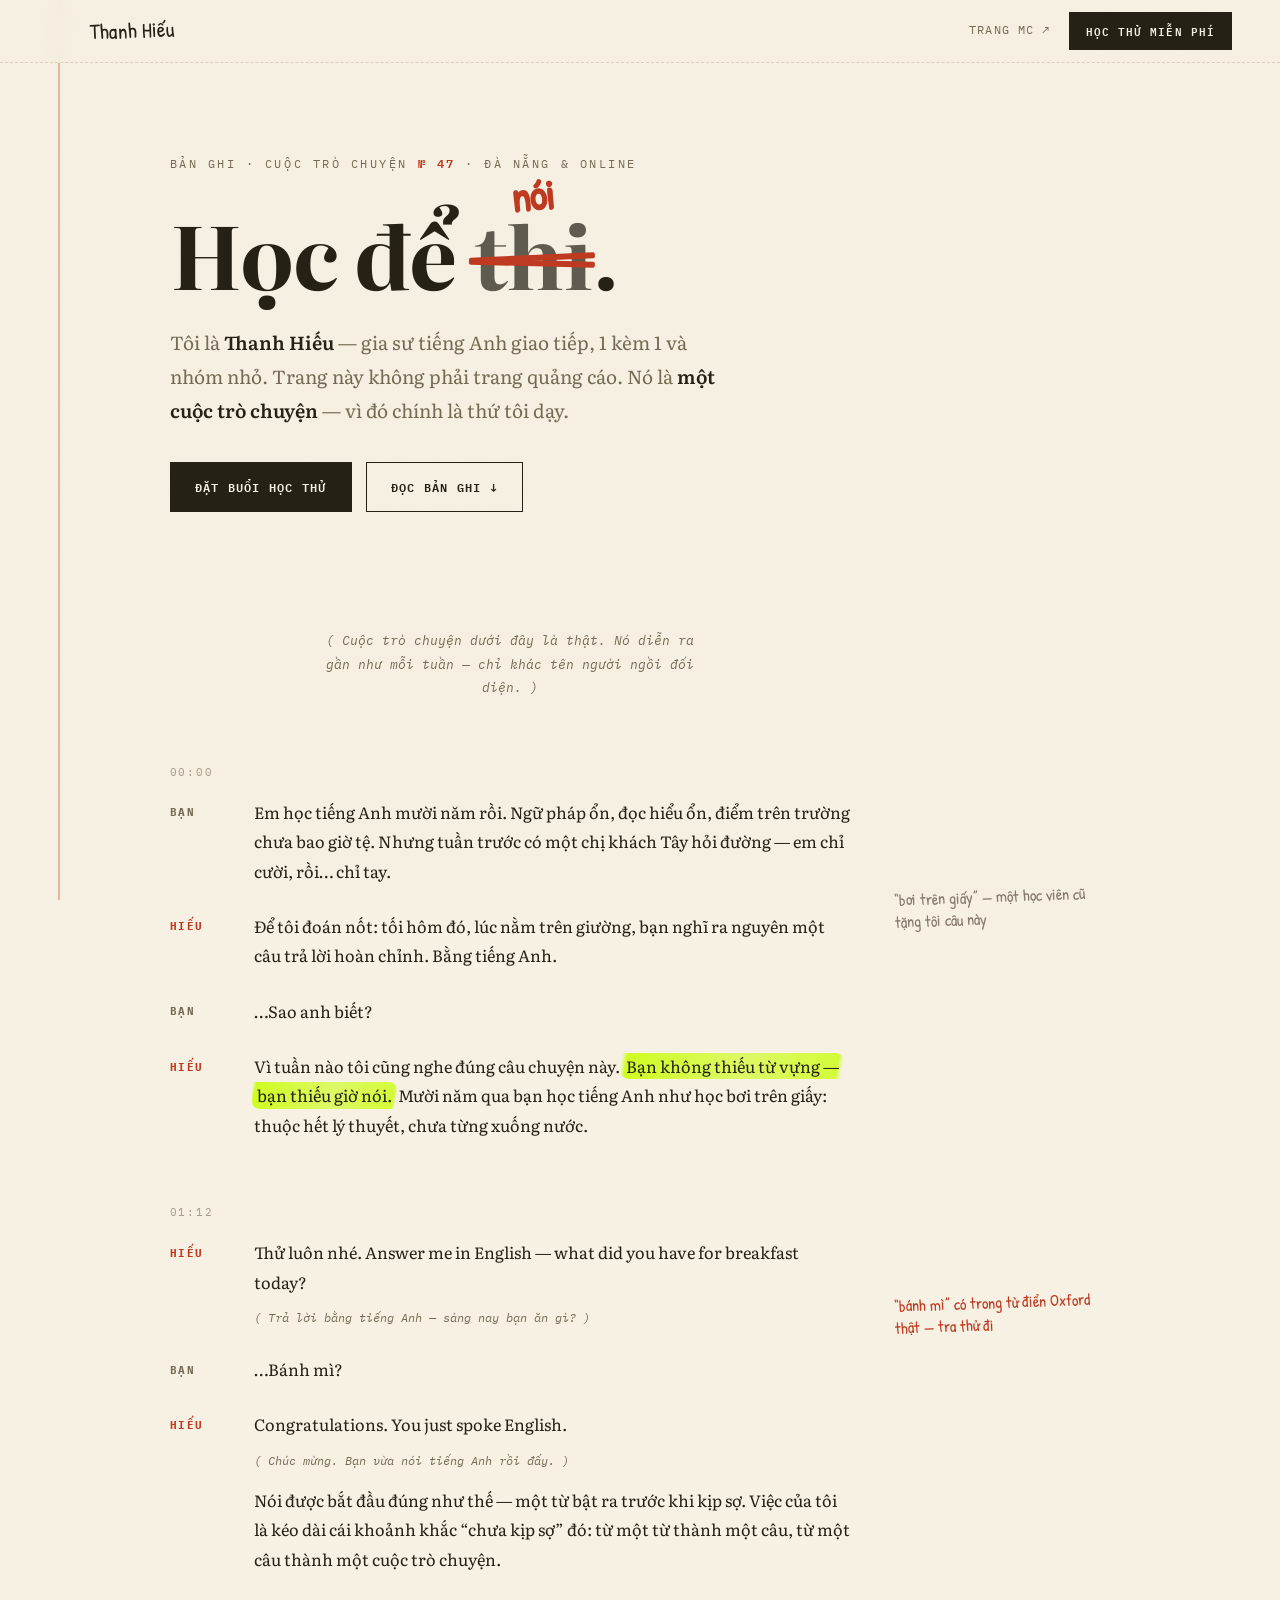
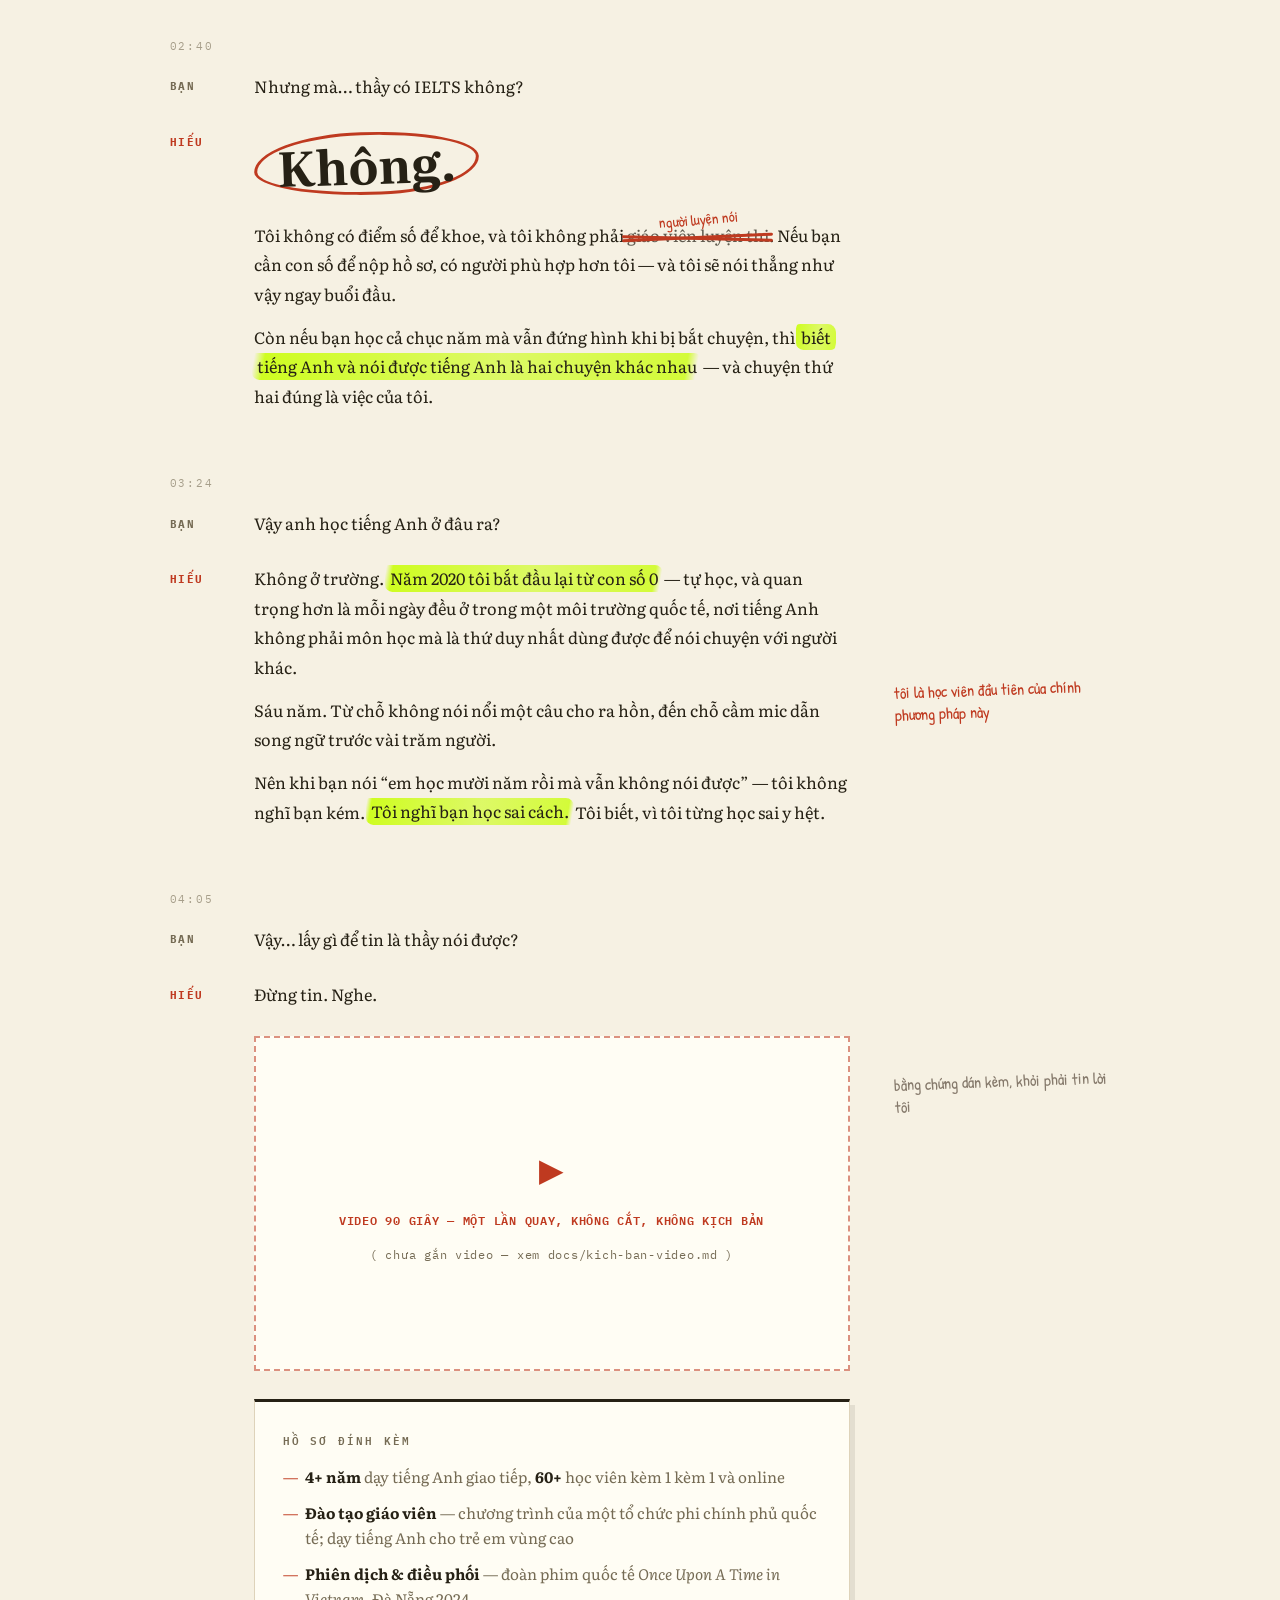
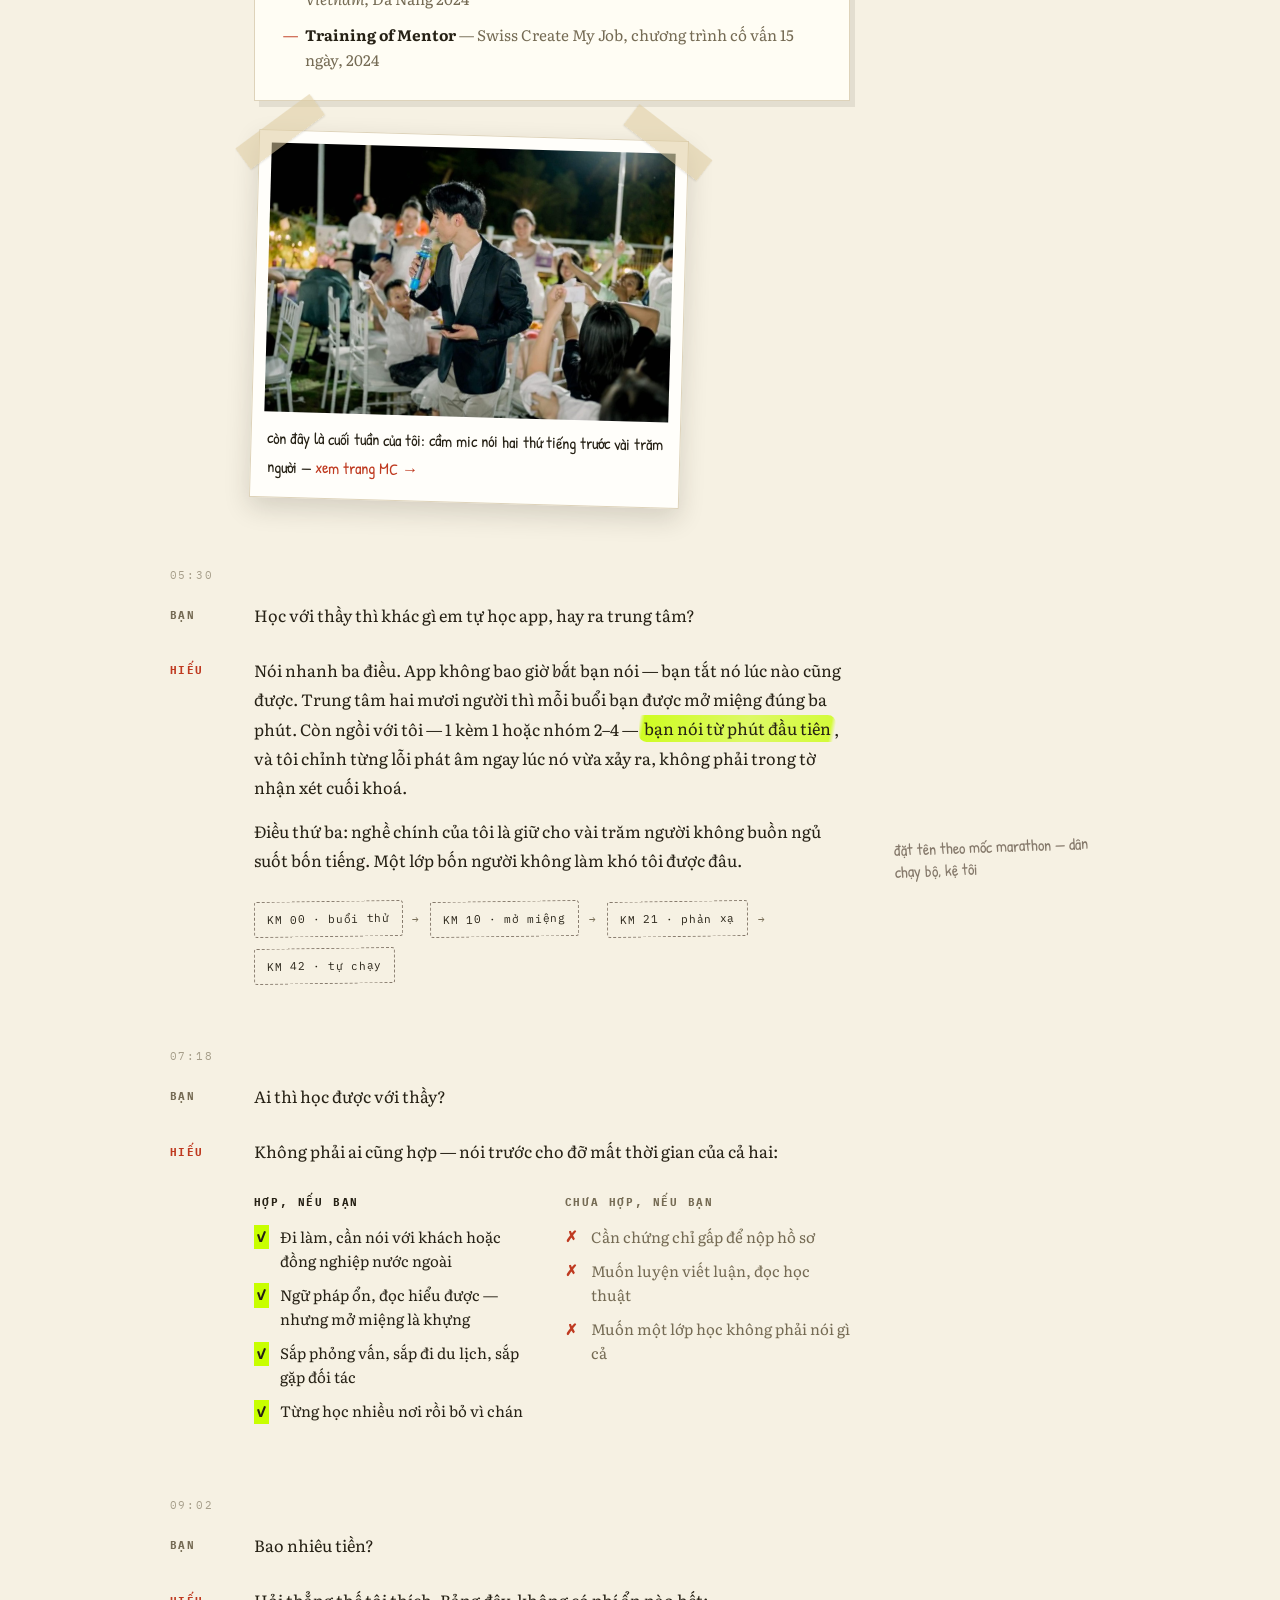
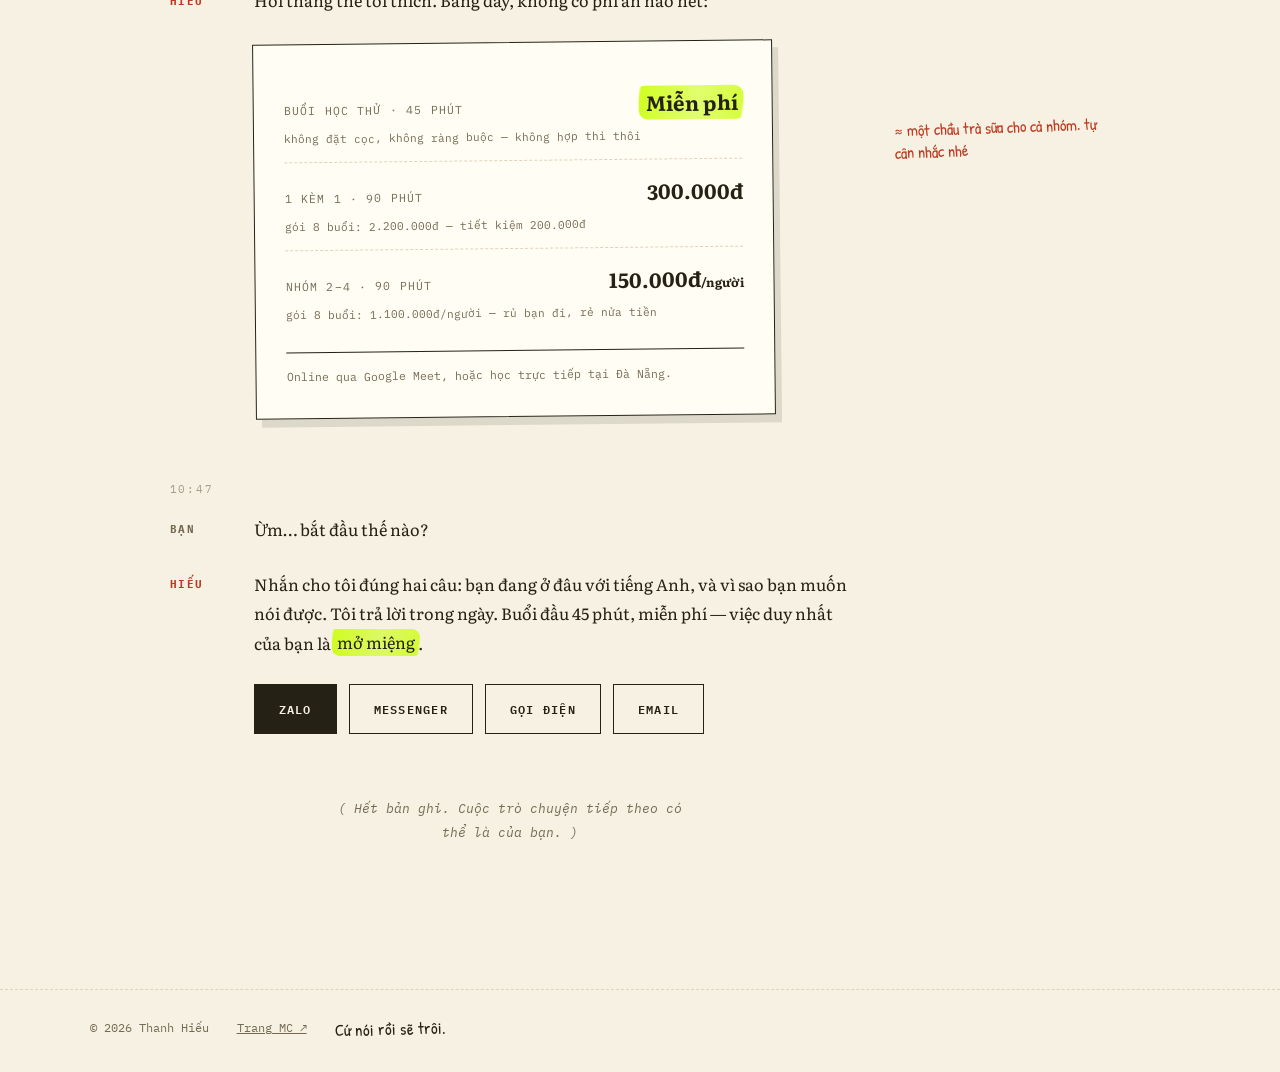
<file: index.html>
<!DOCTYPE html>
<html lang="vi">
<head>
  <meta charset="UTF-8">
  <meta name="viewport" content="width=device-width, initial-scale=1.0">
  <meta name="theme-color" content="#F6F1E3">
  <title>Gia sư tiếng Anh giao tiếp 1 kèm 1 tại Đà Nẵng — Thanh Hiếu</title>
  <meta name="description" content="Gia sư tiếng Anh giao tiếp 1 kèm 1 và nhóm nhỏ tại Đà Nẵng và online. Không luyện thi — tập trung vào nói, phát âm và phản xạ. Buổi học thử 45 phút miễn phí.">
  <meta property="og:title" content="Gia sư tiếng Anh giao tiếp tại Đà Nẵng — Thanh Hiếu">
  <meta property="og:description" content="Tôi không dạy bạn thi — tôi dạy bạn mở miệng. Buổi học thử miễn phí.">
  <!-- ảnh card khi share Zalo/FB/Telegram — 1200x630 ngang, nguồn: docs/og-card.html -->
  <meta property="og:image" content="https://teaching.speakhieu.pro/images/og.jpg">
  <meta property="og:image:width" content="1200">
  <meta property="og:image:height" content="630">
  <meta property="og:url" content="https://teaching.speakhieu.pro/">
  <meta property="og:type" content="profile">
  <meta property="og:locale" content="vi_VN">
  <meta name="twitter:card" content="summary_large_image">
  <link rel="icon" href="data:image/svg+xml,%3Csvg xmlns='http://www.w3.org/2000/svg' viewBox='0 0 32 32'%3E%3Crect width='32' height='32' fill='%230A0A0A'/%3E%3Ctext x='16' y='23' font-family='Arial Narrow,Arial,sans-serif' font-weight='700' font-size='19' fill='%23C8FF00' text-anchor='middle'%3ETH%3C/text%3E%3C/svg%3E">
  <link rel="preconnect" href="https://fonts.googleapis.com">
  <link rel="preconnect" href="https://fonts.gstatic.com" crossorigin>
  <link href="https://fonts.googleapis.com/css2?family=IBM+Plex+Mono:ital,wght@0,400;0,500;0,700;1,400&family=Literata:ital,opsz,wght@0,7..72,400;0,7..72,600;0,7..72,700;1,7..72,400&family=Patrick+Hand&display=swap" rel="stylesheet">
  <link rel="stylesheet" href="css/teaching.css">
  <script type="application/ld+json">
  {
    "@context": "https://schema.org",
    "@type": "Service",
    "serviceType": "Gia sư tiếng Anh giao tiếp",
    "provider": {
      "@type": "Person",
      "name": "Bùi Thanh Hiếu",
      "alternateName": "Thanh Hiếu",
      "knowsLanguage": ["vi", "en"],
      "knowsAbout": ["Tiếng Anh giao tiếp", "Luyện phát âm", "Thuyết trình tiếng Anh", "Dẫn chương trình song ngữ", "Phiên dịch Việt-Anh"],
      "telephone": "+84364724641",
      "email": "buihieu050898@gmail.com"
    },
    "description": "Dạy tiếng Anh giao tiếp 1 kèm 1 và nhóm nhỏ, tập trung vào phản xạ nói và phát âm. 4+ năm kinh nghiệm, 60+ học viên.",
    "areaServed": { "@type": "City", "name": "Đà Nẵng" },
    "availableChannel": [
      { "@type": "ServiceChannel", "name": "Học trực tiếp tại Đà Nẵng" },
      { "@type": "ServiceChannel", "name": "Học online qua Google Meet" }
    ],
    "offers": [
      { "@type": "Offer", "name": "Buổi học thử 45 phút", "price": "0", "priceCurrency": "VND" },
      { "@type": "Offer", "name": "1 kèm 1, buổi 90 phút", "price": "300000", "priceCurrency": "VND" },
      { "@type": "Offer", "name": "Nhóm nhỏ 2-4 người, buổi 90 phút", "price": "150000", "priceCurrency": "VND" }
    ],
    "url": "https://teaching.speakhieu.pro/"
  }
  </script>
</head>
<body>

  <header class="sheet-header">
    <a class="signature" href="#top">Thanh Hiếu</a>
    <nav aria-label="Menu">
      <a class="mc-link" href="https://mc.speakhieu.pro/">Trang MC ↗</a>
      <a class="btn btn--ink btn--small" href="#start">Học thử miễn phí</a>
    </nav>
  </header>

  <main id="top">

    <!-- TRANG BÌA -->
    <section class="wrap cover">
      <p class="kicker">Bản ghi · cuộc trò chuyện <b>№ 47</b> · Đà Nẵng &amp; online</p>
      <h1 aria-label="Học để nói.">
        <span aria-hidden="true">Học để <span class="crossed"><del>thi</del><span class="fix">nói</span></span>.</span>
      </h1>
      <p class="cover-sub">Tôi là <b>Thanh Hiếu</b> — gia sư tiếng Anh giao tiếp, 1 kèm 1 và nhóm nhỏ.
        Trang này không phải trang quảng cáo. Nó là <b>một cuộc trò chuyện</b> — vì đó chính là thứ tôi dạy.</p>
      <p class="cover-actions">
        <a class="btn btn--ink" href="#start">Đặt buổi học thử</a>
        <a class="btn" href="#transcript">Đọc bản ghi ↓</a>
      </p>
    </section>

    <!-- BẢN GHI -->
    <div class="wrap">
      <div class="script" id="transcript">

        <p class="stage reveal">( Cuộc trò chuyện dưới đây là thật. Nó diễn ra gần như mỗi tuần —
          chỉ khác tên người ngồi đối diện. )</p>

        <!-- BEAT 1 · nỗi đau -->
        <section class="beat reveal" style="--note-top: 7.5em">
          <p class="tstamp" aria-hidden="true">00:00</p>
          <div class="line">
            <span class="who">BẠN</span>
            <div>
              <p>Em học tiếng Anh mười năm rồi. Ngữ pháp ổn, đọc hiểu ổn, điểm trên trường chưa bao giờ tệ.
                 Nhưng tuần trước có một chị khách Tây hỏi đường — em chỉ cười, rồi… chỉ tay.</p>
            </div>
          </div>
          <div class="line line--h">
            <span class="who">HIẾU</span>
            <div>
              <p>Để tôi đoán nốt: tối hôm đó, lúc nằm trên giường, bạn nghĩ ra nguyên một câu trả lời
                 hoàn chỉnh. Bằng tiếng Anh.</p>
            </div>
          </div>
          <div class="line">
            <span class="who">BẠN</span>
            <div><p>…Sao anh biết?</p></div>
          </div>
          <div class="line line--h">
            <span class="who">HIẾU</span>
            <div>
              <p>Vì tuần nào tôi cũng nghe đúng câu chuyện này. <mark>Bạn không thiếu từ vựng —
                 bạn thiếu giờ nói.</mark> Mười năm qua bạn học tiếng Anh như học bơi trên giấy:
                 thuộc hết lý thuyết, chưa từng xuống nước.</p>
            </div>
          </div>
          <p class="note note--pencil">“bơi trên giấy” — một học viên cũ tặng tôi câu này</p>
        </section>

        <!-- BEAT 2 · demo ngay trên trang -->
        <section class="beat reveal" style="--note-top: 5.4em">
          <p class="tstamp" aria-hidden="true">01:12</p>
          <div class="line line--h">
            <span class="who">HIẾU</span>
            <div>
              <p>Thử luôn nhé. Answer me in English — what did you have for breakfast today?</p>
              <p class="xlate">( Trả lời bằng tiếng Anh — sáng nay bạn ăn gì? )</p>
            </div>
          </div>
          <div class="line">
            <span class="who">BẠN</span>
            <div><p>…Bánh mì?</p></div>
          </div>
          <div class="line line--h">
            <span class="who">HIẾU</span>
            <div>
              <p>Congratulations. You just spoke English.</p>
              <p class="xlate">( Chúc mừng. Bạn vừa nói tiếng Anh rồi đấy. )</p>
              <p>Nói được bắt đầu đúng như thế — một từ bật ra trước khi kịp sợ. Việc của tôi là kéo dài
                 cái khoảnh khắc “chưa kịp sợ” đó: từ một từ thành một câu, từ một câu thành một cuộc trò chuyện.</p>
            </div>
          </div>
          <p class="note">“bánh mì” có trong từ điển Oxford thật — tra thử đi</p>
        </section>

        <!-- BEAT 3 · câu hỏi IELTS -->
        <section class="beat reveal" style="--note-top: 9.2em">
          <h2 class="sr-only">Về chứng chỉ</h2>
          <p class="tstamp" aria-hidden="true">02:40</p>
          <div class="line">
            <span class="who">BẠN</span>
            <div><p>Nhưng mà… thầy có IELTS không?</p></div>
          </div>
          <div class="line line--h">
            <span class="who">HIẾU</span>
            <div>
              <p><span class="bigword">Không.</span></p>
              <p>Tôi không có điểm số để khoe, và tôi không phải <span class="crossed"><del>giáo viên
                 luyện thi</del><span class="fix">người luyện nói</span></span>. Nếu bạn cần con số để nộp
                 hồ sơ, có người phù hợp hơn tôi — và tôi sẽ nói thẳng như vậy ngay buổi đầu.</p>
              <p>Còn nếu bạn học cả chục năm mà vẫn đứng hình khi bị bắt chuyện, thì
                 <mark>biết tiếng Anh và nói được tiếng Anh là hai chuyện khác nhau</mark> —
                 và chuyện thứ hai đúng là việc của tôi.</p>
            </div>
          </div>
        </section>

        <!-- BEAT 3b · câu chuyện tự học -->
        <section class="beat reveal" style="--note-top: 12.5em">
          <h2 class="sr-only">Học ở đâu</h2>
          <p class="tstamp" aria-hidden="true">03:24</p>
          <div class="line">
            <span class="who">BẠN</span>
            <div><p>Vậy anh học tiếng Anh ở đâu ra?</p></div>
          </div>
          <div class="line line--h">
            <span class="who">HIẾU</span>
            <div>
              <p>Không ở trường. <mark>Năm 2020 tôi bắt đầu lại từ con số 0</mark> — tự học, và
                 quan trọng hơn là mỗi ngày đều ở trong một môi trường quốc tế, nơi tiếng Anh
                 không phải môn học mà là thứ duy nhất dùng được để nói chuyện với người khác.</p>
              <p>Sáu năm. Từ chỗ không nói nổi một câu cho ra hồn, đến chỗ cầm mic dẫn song ngữ
                 trước vài trăm người.</p>
              <p>Nên khi bạn nói “em học mười năm rồi mà vẫn không nói được” —
                 tôi không nghĩ bạn kém. <mark>Tôi nghĩ bạn học sai cách.</mark>
                 Tôi biết, vì tôi từng học sai y hệt.</p>
            </div>
          </div>
          <p class="note">tôi là học viên đầu tiên của chính phương pháp này</p>
        </section>

        <!-- BEAT 4 · bằng chứng -->
        <section class="beat reveal" id="proof" style="--note-top: 11em">
          <h2 class="sr-only">Bằng chứng</h2>
          <p class="tstamp" aria-hidden="true">04:05</p>
          <div class="line">
            <span class="who">BẠN</span>
            <div><p>Vậy… lấy gì để tin là thầy nói được?</p></div>
          </div>
          <div class="line line--h">
            <span class="who">HIẾU</span>
            <div><p>Đừng tin. Nghe.</p></div>
          </div>

          <!-- THAY KHỐI NÀY BẰNG VIDEO THẬT — hướng dẫn ở README, mục 4c -->
          <div class="video-slot">
            <span class="play" aria-hidden="true">▶</span>
            <strong>VIDEO 90 GIÂY — MỘT LẦN QUAY, KHÔNG CẮT, KHÔNG KỊCH BẢN</strong>
            <span>( chưa gắn video — xem docs/kich-ban-video.md )</span>
          </div>

          <div class="dossier">
            <p class="dossier-head">Hồ sơ đính kèm</p>
            <ul>
              <li><b>4+ năm</b> dạy tiếng Anh giao tiếp, <b>60+</b> học viên kèm 1&nbsp;kèm&nbsp;1 và online</li>
              <li><b>Đào tạo giáo viên</b> — chương trình của một tổ chức phi chính phủ quốc tế; dạy tiếng Anh cho trẻ em vùng cao</li>
              <li><b>Phiên dịch &amp; điều phối</b> — đoàn phim quốc tế <i>Once Upon A Time in Vietnam</i>, Đà Nẵng 2024</li>
              <li><b>Training of Mentor</b> — Swiss Create My Job, chương trình cố vấn 15 ngày, 2024</li>
            </ul>
          </div>

          <a class="polaroid" href="https://mc.speakhieu.pro/">
            <img src="images/moment-crowd.jpg" width="2048" height="1363" loading="lazy"
                 alt="Thanh Hiếu cầm mic đi giữa bàn tiệc, khách giơ tay tham gia trò chơi">
            <figcaption>còn đây là cuối tuần của tôi: cầm mic nói hai thứ tiếng trước vài trăm người
              — <span>xem trang MC →</span></figcaption>
          </a>
          <p class="note note--pencil">bằng chứng dán kèm, khỏi phải tin lời tôi</p>
        </section>

        <!-- BEAT 5 · khác gì app / trung tâm -->
        <section class="beat reveal" style="--note-top: 16.5em">
          <h2 class="sr-only">Phương pháp</h2>
          <p class="tstamp" aria-hidden="true">05:30</p>
          <div class="line">
            <span class="who">BẠN</span>
            <div><p>Học với thầy thì khác gì em tự học app, hay ra trung tâm?</p></div>
          </div>
          <div class="line line--h">
            <span class="who">HIẾU</span>
            <div>
              <p>Nói nhanh ba điều. App không bao giờ <em>bắt</em> bạn nói — bạn tắt nó lúc nào cũng được.
                 Trung tâm hai mươi người thì mỗi buổi bạn được mở miệng đúng ba phút.
                 Còn ngồi với tôi — 1 kèm 1 hoặc nhóm 2–4 — <mark>bạn nói từ phút đầu tiên</mark>,
                 và tôi chỉnh từng lỗi phát âm ngay lúc nó vừa xảy ra, không phải trong tờ nhận xét cuối khoá.</p>
              <p>Điều thứ ba: nghề chính của tôi là giữ cho vài trăm người không buồn ngủ suốt bốn tiếng.
                 Một lớp bốn người không làm khó tôi được đâu.</p>
            </div>
          </div>
          <div class="route" role="img" aria-label="Lộ trình bốn chặng: buổi thử, mở miệng, phản xạ, tự chạy">
            <span>KM 00 · buổi thử</span><i>→</i>
            <span>KM 10 · mở miệng</span><i>→</i>
            <span>KM 21 · phản xạ</span><i>→</i>
            <span>KM 42 · tự chạy</span>
          </div>
          <p class="note note--pencil">đặt tên theo mốc marathon — dân chạy bộ, kệ tôi</p>
        </section>

        <!-- BEAT 6 · hợp với ai -->
        <section class="beat reveal">
          <h2 class="sr-only">Hợp với ai</h2>
          <p class="tstamp" aria-hidden="true">07:18</p>
          <div class="line">
            <span class="who">BẠN</span>
            <div><p>Ai thì học được với thầy?</p></div>
          </div>
          <div class="line line--h">
            <span class="who">HIẾU</span>
            <div><p>Không phải ai cũng hợp — nói trước cho đỡ mất thời gian của cả hai:</p></div>
          </div>
          <div class="cols">
            <div class="ok">
              <h3>Hợp, nếu bạn</h3>
              <ul>
                <li>Đi làm, cần nói với khách hoặc đồng nghiệp nước ngoài</li>
                <li>Ngữ pháp ổn, đọc hiểu được — nhưng mở miệng là khựng</li>
                <li>Sắp phỏng vấn, sắp đi du lịch, sắp gặp đối tác</li>
                <li>Từng học nhiều nơi rồi bỏ vì chán</li>
              </ul>
            </div>
            <div class="no">
              <h3>Chưa hợp, nếu bạn</h3>
              <ul>
                <li>Cần chứng chỉ gấp để nộp hồ sơ</li>
                <li>Muốn luyện viết luận, đọc học thuật</li>
                <li>Muốn một lớp học không phải nói gì cả</li>
              </ul>
            </div>
          </div>
        </section>

        <!-- BEAT 7 · học phí -->
        <section class="beat reveal" id="pricing" style="--note-top: 13.5em">
          <h2 class="sr-only">Học phí</h2>
          <p class="tstamp" aria-hidden="true">09:02</p>
          <div class="line">
            <span class="who">BẠN</span>
            <div><p>Bao nhiêu tiền?</p></div>
          </div>
          <div class="line line--h">
            <span class="who">HIẾU</span>
            <div><p>Hỏi thẳng thế tôi thích. Bảng đây, không có phí ẩn nào hết:</p></div>
          </div>
          <div class="pricecard">
            <div class="row">
              <span class="name">Buổi học thử · 45 phút</span>
              <span class="price"><mark>Miễn phí</mark></span>
              <span class="sub">không đặt cọc, không ràng buộc — không hợp thì thôi</span>
            </div>
            <div class="row">
              <span class="name">1 kèm 1 · 90 phút</span>
              <span class="price">300.000đ</span>
              <span class="sub">gói 8 buổi: 2.200.000đ — tiết kiệm 200.000đ</span>
            </div>
            <div class="row">
              <span class="name">Nhóm 2–4 · 90 phút</span>
              <span class="price">150.000đ<span style="font-size:.6em">/người</span></span>
              <span class="sub">gói 8 buổi: 1.100.000đ/người — rủ bạn đi, rẻ nửa tiền</span>
            </div>
            <p class="foot">Online qua Google Meet, hoặc học trực tiếp tại Đà Nẵng.</p>
          </div>
          <p class="note">≈ một chầu trà sữa cho cả nhóm. tự cân nhắc nhé</p>
        </section>

        <!-- BEAT 8 · bắt đầu -->
        <section class="beat reveal" id="start">
          <h2 class="sr-only">Bắt đầu</h2>
          <p class="tstamp" aria-hidden="true">10:47</p>
          <div class="line">
            <span class="who">BẠN</span>
            <div><p>Ừm… bắt đầu thế nào?</p></div>
          </div>
          <div class="line line--h">
            <span class="who">HIẾU</span>
            <div>
              <p>Nhắn cho tôi đúng hai câu: bạn đang ở đâu với tiếng Anh, và vì sao bạn muốn nói được.
                 Tôi trả lời trong ngày. Buổi đầu 45 phút, miễn phí —
                 việc duy nhất của bạn là <mark>mở miệng</mark>.</p>
            </div>
          </div>
          <div class="btns">
            <a class="btn btn--ink" id="btn-zalo" href="#" target="_blank" rel="noopener">Zalo</a>
            <a class="btn" id="btn-messenger" href="#" target="_blank" rel="noopener">Messenger</a>
            <a class="btn" id="btn-phone" href="#">Gọi điện</a>
            <a class="btn" id="btn-email" href="#">Email</a>
          </div>
        </section>

        <p class="stage reveal">( Hết bản ghi. Cuộc trò chuyện tiếp theo có thể là của bạn. )</p>

      </div>
    </div>

  </main>

  <footer class="sheet-footer">
    <span>© <span id="footer-year">2026</span> Thanh Hiếu</span>
    <a href="https://mc.speakhieu.pro/">Trang MC ↗</a>
    <span class="tag">Cứ nói rồi sẽ trôi.</span>
  </footer>

  <dialog class="phone-modal" id="phone-modal">
    <p class="phone-modal-label" data-i18n="phone.title">Gọi cho tôi</p>
    <p class="phone-modal-number" id="phone-modal-number">—</p>
    <div class="phone-modal-actions">
      <button class="btn" id="phone-copy" type="button" data-i18n="phone.copy">Sao chép số</button>
      <button class="btn" id="phone-close" type="button" data-i18n="phone.close">Đóng</button>
    </div>
  </dialog>

  <script>
    /* Trang này cố ý KHÔNG có nút VI/EN: bản thân bản ghi đã trộn hai thứ
       tiếng — đó chính là sản phẩm. Chỉ cần từ điển tối thiểu cho modal. */
    window.PAGE_I18N = {
      vi: { "phone.title": "Gọi cho tôi", "phone.copy": "Sao chép số",
            "phone.copied": "Đã sao chép ✓", "phone.close": "Đóng" },
      en: { "phone.title": "Call me at", "phone.copy": "Copy number",
            "phone.copied": "Copied ✓", "phone.close": "Close" },
    };
  </script>
  <script src="js/site.js"></script>
</body>
</html>
</file>
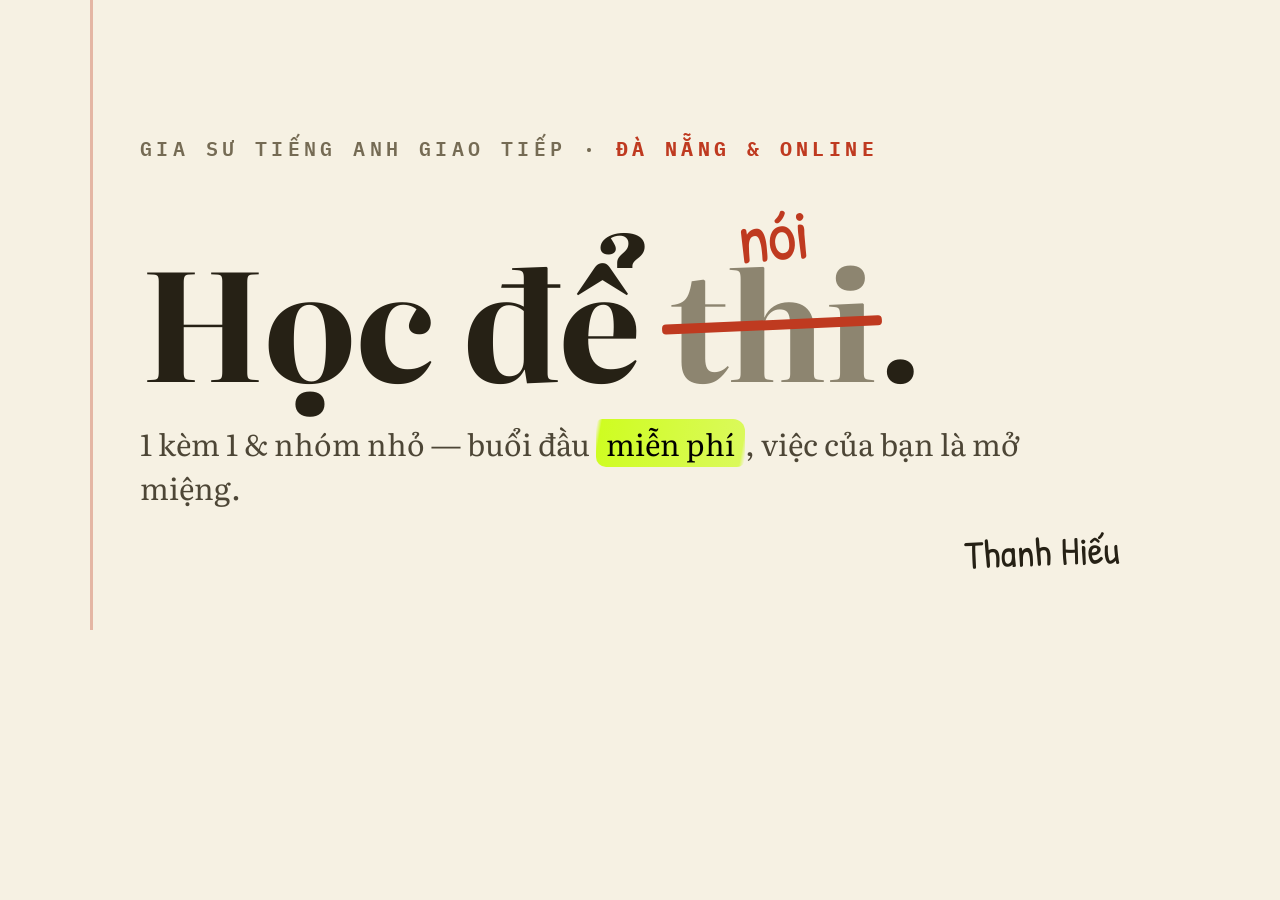
<file: docs/og-card.html>
<!DOCTYPE html><html lang="vi"><head><meta charset="UTF-8">
<link href="https://fonts.googleapis.com/css2?family=IBM+Plex+Mono:wght@600&family=Literata:opsz,wght@7..72,400;7..72,700&family=Patrick+Hand&display=swap" rel="stylesheet">
<style>
*{margin:0;box-sizing:border-box}
body{width:1200px;height:630px;overflow:hidden;position:relative;background:#F6F1E3;font-family:Literata,serif;color:#262115}
.rule{position:absolute;top:0;bottom:0;left:90px;width:3px;background:rgba(191,58,32,.32)}
.in{position:absolute;inset:0;padding:80px 90px 70px 140px;display:flex;flex-direction:column;justify-content:center}
.kick{font:600 20px "IBM Plex Mono",monospace;letter-spacing:.22em;color:#756B54}
.kick b{color:#BF3A20}
h1{font-size:150px;font-weight:700;line-height:1.18;letter-spacing:-.015em;margin:64px 0 16px}
.crossed{position:relative;display:inline-block;color:#8d8570}
.crossed i{position:absolute;left:-3%;right:-3%;top:52%;height:10px;background:#BF3A20;border-radius:4px;transform:rotate(-2.5deg)}
.crossed u{position:absolute;left:50%;top:-.58em;transform:translateX(-50%) rotate(-5deg);font:400 72px "Patrick Hand",cursive;color:#BF3A20;text-decoration:none}
.sub{font-size:30px;color:#4d4636}
mark{background:linear-gradient(100deg,rgba(200,255,0,0) 1%,rgba(200,255,0,.85) 4%,rgba(200,255,0,.6) 96%,rgba(200,255,0,0) 99%);padding:2px 10px;border-radius:6px 12px 8px 10px}
.sig{position:absolute;right:80px;bottom:52px;font:400 40px "Patrick Hand",cursive;transform:rotate(-2deg)}
</style></head><body>
<div class="rule"></div>
<div class="in">
  <p class="kick">GIA SƯ TIẾNG ANH GIAO TIẾP · <b>ĐÀ NẴNG &amp; ONLINE</b></p>
  <h1>Học để <span class="crossed">thi<i></i><u>nói</u></span>.</h1>
  <p class="sub">1 kèm 1 &amp; nhóm nhỏ — buổi đầu <mark>miễn phí</mark>, việc của bạn là mở miệng.</p>
</div>
<p class="sig">Thanh Hiếu</p>
</body></html>
</file>
<file: css/teaching.css>
/* ==========================================================================
   TRANG GIA SƯ (teaching.html) — "Bản ghi cuộc trò chuyện"
   Concept: trang không phải landing page mà là một transcript trên giấy,
   được "chấm bài" bằng bút: highlight vàng-chanh, bút đỏ gạch xoá, ghi chú
   tay ở lề. Người bán "dạy nói" thì trang phải là một cuộc trò chuyện.

   Đối lập chủ ý với trang MC: giấy sáng >< sân khấu đen. Chỉ giữ lại đúng
   một sợi dây nối thương hiệu: màu volt — ở đây đóng vai bút dạ quang.
   ========================================================================== */

:root {
  --paper: #F6F1E3;        /* giấy kem ngả vàng, không trắng bệch */
  --paper-raised: #FFFDF4; /* thẻ/tấm rời đặt trên mặt giấy */
  --ink: #262115;          /* mực ấm, không đen tuyệt đối */
  --ink-dim: #756B54;
  --rule: #DED3BA;         /* đường kẻ mờ */
  --hi: #C8FF00;           /* bút dạ quang = volt của trang MC */
  --pen: #BF3A20;          /* bút bi đỏ của người chấm bài */
  --pencil: #85796B;       /* ghi chú bút chì */

  --f-serif: "Literata", "Georgia", serif;         /* lời thoại — chữ sách */
  --f-mono: "IBM Plex Mono", "Consolas", monospace; /* nhãn, sân khấu, meta */
  --f-hand: "Patrick Hand", "Segoe Print", cursive;  /* chữ viết tay ở lề */
}

* { margin: 0; padding: 0; box-sizing: border-box; }

html { scroll-behavior: smooth; }

body {
  background: var(--paper);
  color: var(--ink);
  font-family: var(--f-serif);
  font-size: 1.02rem;
  line-height: 1.8;
  -webkit-font-smoothing: antialiased;
  overflow-x: hidden;
}

/* vân giấy: nhiễu SVG phủ toàn trang, nhân màu để chìm vào nền */
body::before {
  content: "";
  position: fixed;
  inset: 0;
  z-index: 60;
  pointer-events: none;
  opacity: 0.5;
  mix-blend-mode: multiply;
  background-image: url("data:image/svg+xml,%3Csvg xmlns='http://www.w3.org/2000/svg' width='260' height='260'%3E%3Cfilter id='n'%3E%3CfeTurbulence type='fractalNoise' baseFrequency='0.82' numOctaves='2'/%3E%3CfeColorMatrix values='0 0 0 0 0.35 0 0 0 0 0.30 0 0 0 0 0.20 0 0 0 0.05 0'/%3E%3C/filter%3E%3Crect width='100%25' height='100%25' filter='url(%23n)'/%3E%3C/svg%3E");
}

/* lề đỏ của vở học sinh — chạy suốt chiều dọc trang */
body::after {
  content: "";
  position: fixed;
  top: 0;
  bottom: 0;
  left: clamp(18px, 4.5vw, 64px);
  width: 2px;
  background: color-mix(in srgb, var(--pen) 32%, transparent);
  pointer-events: none;
  z-index: 1;
}

img { max-width: 100%; height: auto; display: block; }
a { color: inherit; }

::selection { background: var(--hi); color: var(--ink); }
:focus-visible { outline: 2.5px solid var(--pen); outline-offset: 3px; }

.sr-only {
  position: absolute;
  width: 1px; height: 1px;
  clip-path: inset(50%);
  overflow: hidden;
  white-space: nowrap;
}

/* --- bút dạ quang: nét quét không đều, hai đầu nhạt --- */
mark {
  background: linear-gradient(100deg,
    rgba(200, 255, 0, 0)   0.6%,
    rgba(200, 255, 0, 0.85) 3%,
    rgba(200, 255, 0, 0.55) 55%,
    rgba(200, 255, 0, 0.75) 96%,
    rgba(200, 255, 0, 0)   98.4%);
  border-radius: 0.25em 0.5em 0.3em 0.45em;
  padding: 0.08em 0.32em;
  margin-inline: -0.12em;
  color: inherit;
  -webkit-box-decoration-break: clone;
  box-decoration-break: clone;
}

/* --- bút đỏ gạch xoá: hai nét lệch góc cho ra tay người --- */
del {
  position: relative;
  text-decoration: none;
  color: color-mix(in srgb, var(--ink) 72%, var(--paper));
}
del::before, del::after {
  content: "";
  position: absolute;
  left: -3%;
  right: -3%;
  top: 52%;
  height: 0.075em;
  min-height: 2.5px;
  background: var(--pen);
  border-radius: 2px;
  pointer-events: none;
}
del::before { transform: rotate(-2.6deg); }
del::after  { transform: rotate(1.4deg) translateY(0.06em); }

/* cụm bị gạch + chữ sửa: phải là inline-block CÓ position để .fix bám vào
   đúng cụm từ, không bám nhầm lên .beat (từng gây bug chữ sửa bay lên đầu đoạn) */
.crossed { position: relative; display: inline-block; }

/* chữ sửa viết tay đè phía trên từ bị gạch */
.fix {
  position: absolute;
  left: 50%;
  top: -0.62em;
  transform: translateX(-50%) rotate(-5deg);
  font-family: var(--f-hand);
  /* 0.5em của tít lớn là vừa, nhưng trong đoạn văn chỉ ~8px — chặn sàn lại */
  font-size: max(0.95rem, 0.5em);
  line-height: 1;
  color: var(--pen);
  white-space: nowrap;
}

/* ==========================================================================
   Header — kẹp giấy phía trên
   ========================================================================== */

.sheet-header {
  position: sticky;
  top: 0;
  z-index: 50;
  display: flex;
  align-items: center;
  gap: 18px;
  padding: 12px clamp(20px, 4vw, 48px) 12px clamp(34px, 7vw, 96px);
  background: color-mix(in srgb, var(--paper) 88%, transparent);
  backdrop-filter: blur(10px);
  -webkit-backdrop-filter: blur(10px);
  border-bottom: 1px dashed var(--rule);
}

.signature {
  font-family: var(--f-hand);
  font-size: 1.35rem;
  line-height: 1;
  text-decoration: none;
  transform: rotate(-2deg);
}

.sheet-header nav {
  margin-left: auto;
  display: flex;
  align-items: center;
  gap: 18px;
}

.mc-link {
  font-family: var(--f-mono);
  font-size: 0.72rem;
  letter-spacing: 0.1em;
  text-transform: uppercase;
  text-decoration: none;
  color: var(--ink-dim);
  border-bottom: 1px solid transparent;
  transition: color 0.2s, border-color 0.2s;
}
.mc-link:hover { color: var(--ink); border-color: var(--pen); }

/* --- nút chung --- */
.btn {
  display: inline-block;
  font-family: var(--f-mono);
  font-size: 0.78rem;
  font-weight: 600;
  letter-spacing: 0.1em;
  text-transform: uppercase;
  text-decoration: none;
  color: var(--ink);
  background: transparent;
  border: 1.5px solid var(--ink);
  padding: 13px 24px;
  cursor: pointer;
  transition: transform 0.15s ease, box-shadow 0.15s ease, background 0.15s, color 0.15s;
}
.btn:hover {
  background: var(--hi);
  transform: translate(-2px, -2px);
  box-shadow: 4px 4px 0 var(--ink);
}
.btn--ink { background: var(--ink); color: var(--paper); }
.btn--ink:hover { background: var(--hi); color: var(--ink); }
.btn--small { padding: 8px 16px; font-size: 0.68rem; }

/* ==========================================================================
   Khối trang
   ========================================================================== */

.wrap {
  max-width: 1120px;
  margin-inline: auto;
  padding-inline: clamp(34px, 7vw, 96px) clamp(20px, 4vw, 48px);
}

/* ==========================================================================
   Hero — trang bìa của bản ghi
   ========================================================================== */

.cover { padding-block: clamp(56px, 10vh, 120px) clamp(40px, 6vh, 72px); }

.kicker {
  font-family: var(--f-mono);
  font-size: 0.72rem;
  letter-spacing: 0.22em;
  text-transform: uppercase;
  color: var(--ink-dim);
}
.kicker b { color: var(--pen); font-weight: 600; }

.cover h1 {
  font-weight: 700;
  font-optical-sizing: auto;
  /* Literata + dấu tiếng Việt hai tầng: giữ line-height >= 1.2 */
  font-size: clamp(2.7rem, 8.5vw, 5.4rem);
  line-height: 1.22;
  letter-spacing: -0.015em;
  margin: 26px 0 20px;
  max-width: 14ch;
}

.cover-sub {
  font-size: clamp(1.02rem, 1.6vw, 1.18rem);
  color: var(--ink-dim);
  max-width: 52ch;
}
.cover-sub b { color: var(--ink); font-weight: 600; }

.cover-actions {
  display: flex;
  flex-wrap: wrap;
  gap: 14px;
  margin-top: 34px;
}

/* ==========================================================================
   Bản ghi
   ========================================================================== */

.script {
  position: relative;
  max-width: 680px;
  padding-bottom: clamp(56px, 9vh, 110px);
}

/* chỉ dẫn sân khấu — (nghiêng, căn giữa, trong ngoặc) */
.stage {
  font-family: var(--f-mono);
  font-style: italic;
  font-size: 0.82rem;
  color: var(--ink-dim);
  text-align: center;
  max-width: 46ch;
  margin: clamp(40px, 7vh, 72px) auto;
}

.beat { position: relative; margin-block: clamp(44px, 7vh, 68px); }

.tstamp {
  font-family: var(--f-mono);
  font-size: 0.66rem;
  letter-spacing: 0.18em;
  color: color-mix(in srgb, var(--ink-dim) 62%, var(--paper));
  margin-bottom: 16px;
}

.line {
  display: grid;
  grid-template-columns: 64px 1fr;
  gap: 8px 20px;
  margin-bottom: 26px;
}
.line:last-child { margin-bottom: 0; }

.who {
  font-family: var(--f-mono);
  font-size: 0.68rem;
  font-weight: 700;
  letter-spacing: 0.14em;
  padding-top: 0.5em;
  color: var(--ink-dim);
}
.line--h .who { color: var(--pen); }

.line p + p { margin-top: 0.85em; }

/* câu dịch nhỏ dưới lời thoại tiếng Anh */
.xlate {
  font-family: var(--f-mono);
  font-style: italic;
  font-size: 0.76rem;
  color: var(--ink-dim);
  margin-top: 0.5em;
}

/* chữ to duy nhất — "Không." khoanh tròn bút đỏ */
.bigword {
  display: inline-block;
  font-size: clamp(2rem, 5vw, 3rem);
  font-weight: 700;
  line-height: 1.15;
  padding: 0.02em 0.42em;
  border: 3px solid var(--pen);
  border-radius: 48% 52% 44% 56% / 58% 44% 56% 42%; /* vòng tay vẽ, méo có chủ ý */
  transform: rotate(-2deg);
  margin: 0.1em 0 0.25em;
}

/* --- ghi chú tay ở lề phải --- */
.note {
  font-family: var(--f-hand);
  font-size: 1.02rem;
  line-height: 1.35;
  color: var(--pen);
  transform: rotate(-2deg);
}
.note--pencil { color: var(--pencil); }

@media (min-width: 1150px) {
  .note {
    position: absolute;
    left: calc(100% + 44px);
    width: 220px;
    top: var(--note-top, 0.5em);
  }
}
@media (max-width: 1149.9px) {
  .note {
    display: block;
    max-width: 40ch;
    margin: 16px 0 0 84px;
    transform: rotate(-1.2deg);
  }
}

/* ==========================================================================
   Vật đính kèm trong bản ghi
   ========================================================================== */

/* --- ô video (thay bằng .video-frame khi có video thật — xem README 4c) --- */
.video-slot {
  display: flex;
  flex-direction: column;
  align-items: center;
  justify-content: center;
  gap: 12px;
  aspect-ratio: 16 / 9;
  max-width: 620px;
  margin: 26px 0 8px 84px;
  background: var(--paper-raised);
  border: 2px dashed color-mix(in srgb, var(--pen) 55%, transparent);
  font-family: var(--f-mono);
  font-size: 0.76rem;
  letter-spacing: 0.06em;
  color: var(--ink-dim);
  text-align: center;
  padding: 22px;
}
.video-slot .play { font-size: 2rem; color: var(--pen); }
.video-slot strong { color: var(--pen); font-weight: 600; }

.video-frame {
  aspect-ratio: 16 / 9;
  max-width: 620px;
  margin: 26px 0 8px 84px;
  border: 1.5px solid var(--ink);
  box-shadow: 6px 8px 0 rgba(38, 33, 21, 0.12);
}
.video-frame iframe { width: 100%; height: 100%; border: 0; display: block; }

/* --- ảnh polaroid dán băng dính --- */
.polaroid {
  display: block;
  width: min(430px, 88%);
  margin: 34px 0 10px 84px;
  padding: 12px 12px 14px;
  background: #FFFEFA;
  border: 1px solid var(--rule);
  box-shadow: 0 10px 26px rgba(38, 33, 21, 0.16);
  transform: rotate(1.6deg);
  text-decoration: none;
  position: relative;
  transition: transform 0.2s ease, box-shadow 0.2s ease;
}
.polaroid:hover { transform: rotate(0.4deg) translateY(-3px); box-shadow: 0 16px 34px rgba(38, 33, 21, 0.2); }
.polaroid::before, .polaroid::after {
  content: "";
  position: absolute;
  width: 92px;
  height: 26px;
  background: rgba(222, 205, 160, 0.55); /* băng dính giấy */
  box-shadow: 0 1px 2px rgba(38, 33, 21, 0.1);
}
.polaroid::before { top: -12px; left: -26px; transform: rotate(-38deg); }
.polaroid::after  { top: -12px; right: -26px; transform: rotate(36deg); }
.polaroid figcaption {
  font-family: var(--f-hand);
  font-size: 1.02rem;
  color: var(--ink);
  padding: 10px 4px 2px;
  transform: rotate(-0.6deg);
}
.polaroid figcaption span { color: var(--pen); }

/* --- lộ trình: dãy mốc KM nguệch bút chì --- */
.route {
  display: flex;
  flex-wrap: wrap;
  align-items: center;
  gap: 10px;
  margin: 22px 0 4px 84px;
  font-family: var(--f-mono);
  font-size: 0.7rem;
  letter-spacing: 0.06em;
}
.route span {
  border: 1.5px dashed var(--pencil);
  color: var(--ink);
  padding: 7px 12px;
  border-radius: 3px;
  transform: rotate(-0.8deg);
}
.route span:nth-child(even) { transform: rotate(0.9deg); }
.route i { font-style: normal; color: var(--ink-dim); }

/* --- hai cột hợp / chưa hợp --- */
.cols {
  display: grid;
  grid-template-columns: repeat(2, 1fr);
  gap: 26px;
  margin: 24px 0 4px 84px;
}
.cols h3 {
  font-family: var(--f-mono);
  font-size: 0.7rem;
  font-weight: 700;
  letter-spacing: 0.16em;
  text-transform: uppercase;
  margin-bottom: 12px;
}
.cols .no h3 { color: var(--ink-dim); }
.cols ul { list-style: none; }
.cols li {
  position: relative;
  padding-left: 26px;
  margin-bottom: 10px;
  font-size: 0.94rem;
  line-height: 1.6;
}
.cols li::before {
  position: absolute;
  left: 0;
  top: 0.05em;
  font-family: var(--f-mono);
  font-weight: 700;
}
.cols .ok li::before { content: "✓"; background: var(--hi); padding: 0 3px; }
.cols .no li::before { content: "✗"; color: var(--pen); }
.cols .no li { color: var(--ink-dim); }

/* --- thẻ học phí: tấm bìa rời đặt lệch trên mặt giấy --- */
.pricecard {
  max-width: 520px;
  margin: 26px 0 6px 84px;
  background: var(--paper-raised);
  border: 1.5px solid var(--ink);
  box-shadow: 6px 8px 0 rgba(38, 33, 21, 0.12);
  transform: rotate(-0.6deg);
  padding: clamp(20px, 3vw, 30px);
}
.pricecard .row {
  display: grid;
  grid-template-columns: 1fr auto;
  gap: 4px 18px;
  align-items: baseline;
  padding-block: 13px;
}
.pricecard .row + .row { border-top: 1px dashed var(--rule); }
.pricecard .name {
  font-family: var(--f-mono);
  font-size: 0.72rem;
  letter-spacing: 0.1em;
  text-transform: uppercase;
  color: var(--ink-dim);
}
.pricecard .price { font-weight: 700; font-size: 1.28rem; white-space: nowrap; }
.pricecard .sub {
  grid-column: 1 / -1;
  font-family: var(--f-mono);
  font-size: 0.7rem;
  color: var(--ink-dim);
}
.pricecard .foot {
  margin-top: 14px;
  padding-top: 14px;
  border-top: 1.5px solid var(--ink);
  font-family: var(--f-mono);
  font-size: 0.72rem;
  color: var(--ink-dim);
}

/* --- hàng nút liên hệ cuối --- */
.btns {
  display: flex;
  flex-wrap: wrap;
  gap: 12px;
  margin: 26px 0 0 84px;
}

/* ==========================================================================
   Footer
   ========================================================================== */

.sheet-footer {
  border-top: 1px dashed var(--rule);
  padding: 24px clamp(20px, 4vw, 48px) 28px clamp(34px, 7vw, 96px);
  display: flex;
  flex-wrap: wrap;
  gap: 12px 28px;
  align-items: center;
  font-family: var(--f-mono);
  font-size: 0.72rem;
  color: var(--ink-dim);
}
.sheet-footer .tag { font-family: var(--f-hand); font-size: 1.05rem; color: var(--ink); transform: rotate(-1.5deg); }
.sheet-footer a { color: var(--ink-dim); }
.sheet-footer a:hover { color: var(--pen); }

/* ==========================================================================
   Modal điện thoại (desktop) — cùng ngôn ngữ giấy
   ========================================================================== */

.phone-modal {
  position: fixed;
  inset: 0;
  margin: auto;
  width: min(92vw, 440px);
  height: fit-content;
  border: 1.5px solid var(--ink);
  background: var(--paper-raised);
  color: var(--ink);
  box-shadow: 8px 10px 0 rgba(38, 33, 21, 0.18);
  padding: clamp(28px, 5vw, 44px);
  text-align: center;
}
.phone-modal::backdrop { background: rgba(38, 33, 21, 0.55); }
.phone-modal[open] { animation: modal-pop 0.2s ease; }
@keyframes modal-pop {
  from { transform: scale(0.94); opacity: 0; }
  to   { transform: scale(1); opacity: 1; }
}
.phone-modal-label {
  font-family: var(--f-mono);
  font-size: 0.7rem;
  letter-spacing: 0.2em;
  text-transform: uppercase;
  color: var(--ink-dim);
}
.phone-modal-number {
  font-weight: 700;
  font-size: clamp(1.9rem, 5vw, 2.6rem);
  margin: 12px 0 22px;
  user-select: all;
}
.phone-modal-actions { display: flex; justify-content: center; gap: 12px; flex-wrap: wrap; }

/* ==========================================================================
   Hiệu ứng cuộn + dự phòng
   ========================================================================== */

.reveal {
  opacity: 0;
  transform: translateY(16px);
  transition: opacity 0.55s ease, transform 0.55s ease;
  transition-delay: var(--reveal-delay, 0s);
}
.reveal.is-visible { opacity: 1; transform: none; }

/* JS tắt/lỗi => nội dung vẫn phải hiện */
@media (scripting: none) {
  .reveal { opacity: 1; transform: none; }
}

@media (prefers-reduced-motion: reduce) {
  html { scroll-behavior: auto; }
  .reveal { opacity: 1; transform: none; transition: none; }
  .phone-modal[open] { animation: none; }
  .btn, .polaroid { transition: none; }
}

/* ==========================================================================
   Mobile
   ========================================================================== */

@media (max-width: 720px) {
  .line { grid-template-columns: 1fr; gap: 4px; }
  .who { padding-top: 0; }
  .cols { grid-template-columns: 1fr; margin-left: 0; }
  .video-slot, .video-frame, .polaroid, .route, .pricecard, .btns { margin-left: 0; }
  .note { margin-left: 0; }
  .cover h1 { line-height: 1.26; } /* dấu hai tầng cần thêm chỗ khi chữ xuống dòng dày */
  .sheet-header { gap: 10px; }
  .mc-link { display: none; } /* mobile: giữ chữ ký + nút Học thử là đủ */
}

/* --- Hồ sơ đính kèm: tờ giấy thứ hai kẹp vào bản ghi --- */
.dossier {
  max-width: 620px;
  margin: 28px 0 8px 84px;
  background: var(--paper-raised);
  border: 1px solid var(--rule);
  border-top: 3px solid var(--ink);
  padding: clamp(20px, 3vw, 28px);
  box-shadow: 5px 6px 0 rgba(38, 33, 21, 0.09);
}
.dossier-head {
  font-family: var(--f-mono);
  font-size: 0.68rem;
  font-weight: 600;
  letter-spacing: 0.2em;
  text-transform: uppercase;
  color: var(--ink-dim);
  margin-bottom: 14px;
}
.dossier ul { list-style: none; }
.dossier li {
  position: relative;
  padding-left: 22px;
  margin-bottom: 11px;
  font-size: 0.95rem;
  line-height: 1.65;
  color: var(--ink-dim);
}
.dossier li:last-child { margin-bottom: 0; }
.dossier li::before {
  content: "—";
  position: absolute;
  left: 0;
  color: var(--pen);
}
.dossier b { color: var(--ink); font-weight: 700; }
.dossier i { font-style: italic; }

@media (max-width: 720px) {
  .dossier { margin-left: 0; }
}
</file>
